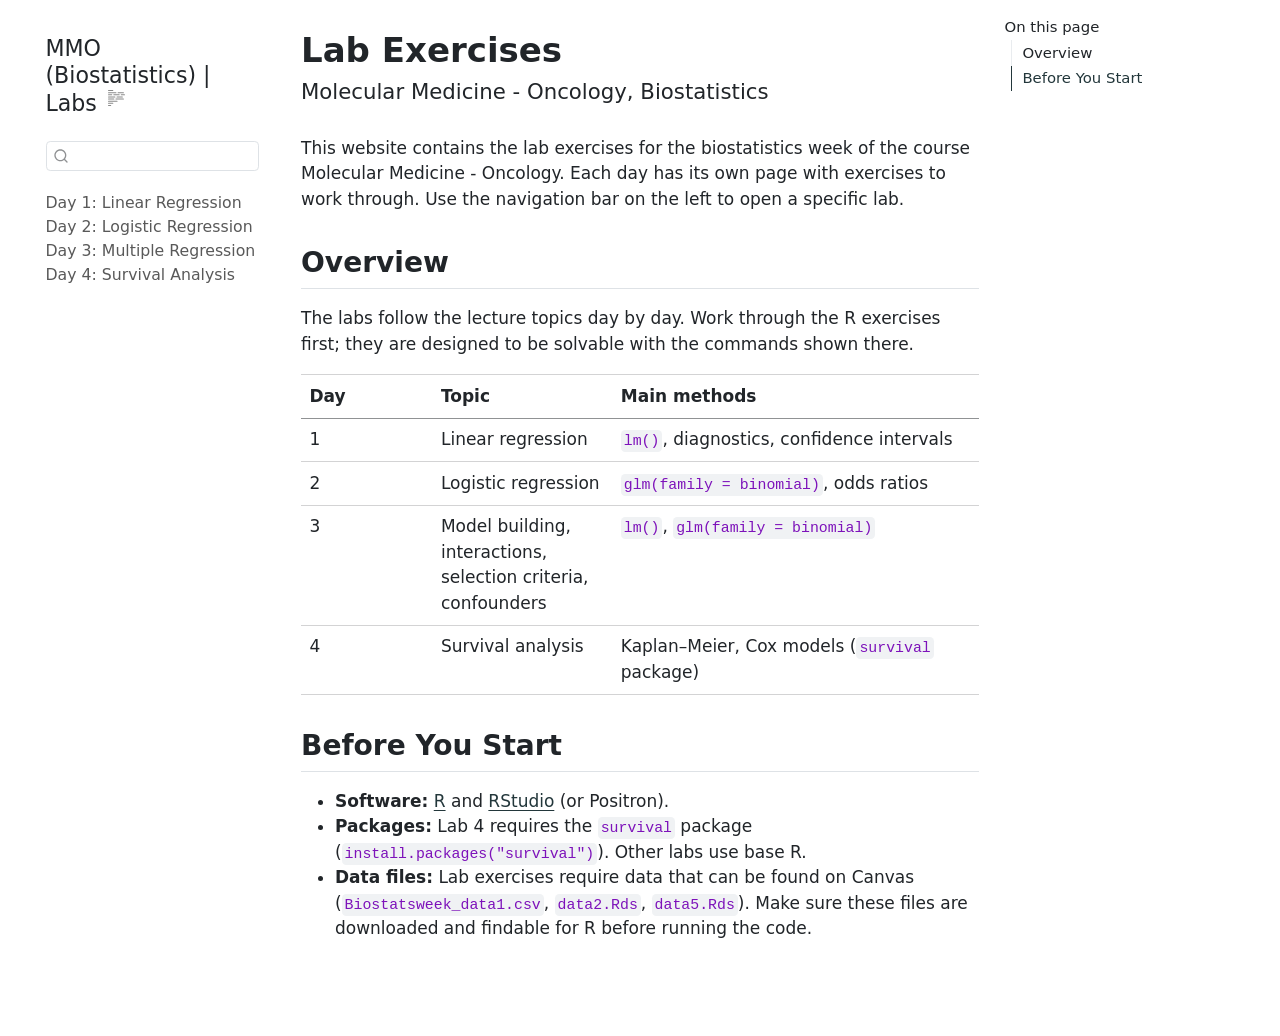
<file: index.html>
<!DOCTYPE html>
<html xmlns="http://www.w3.org/1999/xhtml" lang="en" xml:lang="en"><head>

<meta charset="utf-8">
<meta name="generator" content="quarto-1.9.38">

<meta name="viewport" content="width=device-width, initial-scale=1.0, user-scalable=yes">


<title>Lab Exercises – MMO (Biostatistics) | Labs</title>
<style>
/* Default styles provided by pandoc.
** See https://pandoc.org/MANUAL.html#variables-for-html for config info.
*/
code{white-space: pre-wrap;}
span.smallcaps{font-variant: small-caps;}
div.columns{display: flex; gap: min(4vw, 1.5em);}
div.column{flex: auto; overflow-x: auto;}
div.hanging-indent{margin-left: 1.5em; text-indent: -1.5em;}
ul.task-list{list-style: none;}
ul.task-list li input[type="checkbox"] {
  width: 0.8em;
  margin: 0 0.8em 0.2em -1em; /* quarto-specific, see https://github.com/quarto-dev/quarto-cli/issues/4556 */ 
  vertical-align: middle;
}
</style>


<script src="site_libs/quarto-nav/quarto-nav.js"></script>
<script src="site_libs/quarto-nav/headroom.min.js"></script>
<script src="site_libs/clipboard/clipboard.min.js"></script>
<script src="site_libs/quarto-search/autocomplete.umd.js"></script>
<script src="site_libs/quarto-search/fuse.min.js"></script>
<script src="site_libs/quarto-search/quarto-search.js"></script>
<meta name="quarto:offset" content="./">
<script src="site_libs/quarto-html/quarto.js" type="module"></script>
<script src="site_libs/quarto-html/tabsets/tabsets.js" type="module"></script>
<script src="site_libs/quarto-html/popper.min.js"></script>
<script src="site_libs/quarto-html/tippy.umd.min.js"></script>
<script src="site_libs/quarto-html/anchor.min.js"></script>
<link href="site_libs/quarto-html/tippy.css" rel="stylesheet">
<link href="site_libs/quarto-html/quarto-syntax-highlighting-de63f62b328812d8e578a4d74e282472.css" rel="stylesheet" id="quarto-text-highlighting-styles">
<script src="site_libs/bootstrap/bootstrap.min.js"></script>
<link href="site_libs/bootstrap/bootstrap-icons.css" rel="stylesheet">
<link href="site_libs/bootstrap/bootstrap-b6819cf686d0ea4d047cb8282094df92.min.css" rel="stylesheet" append-hash="true" id="quarto-bootstrap" data-mode="light">
<script id="quarto-search-options" type="application/json">{
  "location": "sidebar",
  "copy-button": false,
  "collapse-after": 3,
  "panel-placement": "start",
  "type": "textbox",
  "limit": 50,
  "keyboard-shortcut": [
    "f",
    "/",
    "s"
  ],
  "show-item-context": false,
  "language": {
    "search-no-results-text": "No results",
    "search-matching-documents-text": "matching documents",
    "search-copy-link-title": "Copy link to search",
    "search-hide-matches-text": "Hide additional matches",
    "search-more-match-text": "more match in this document",
    "search-more-matches-text": "more matches in this document",
    "search-clear-button-title": "Clear",
    "search-text-placeholder": "",
    "search-detached-cancel-button-title": "Cancel",
    "search-submit-button-title": "Submit",
    "search-label": "Search"
  }
}</script>


<link rel="stylesheet" href="styles.css">
</head>

<body class="nav-sidebar floating quarto-light">

<div id="quarto-search-results"></div>
  <header id="quarto-header" class="headroom fixed-top">
  <nav class="quarto-secondary-nav">
    <div class="container-fluid d-flex">
      <button type="button" class="quarto-btn-toggle btn" data-bs-toggle="collapse" role="button" data-bs-target=".quarto-sidebar-collapse-item" aria-controls="quarto-sidebar" aria-expanded="false" aria-label="Toggle sidebar navigation" onclick="if (window.quartoToggleHeadroom) { window.quartoToggleHeadroom(); }">
        <i class="bi bi-layout-text-sidebar-reverse"></i>
      </button>
        <nav class="quarto-page-breadcrumbs" aria-label="breadcrumb"><ol class="breadcrumb"><li class="breadcrumb-item">
      MMO (Biostatistics) | Labs
      </li></ol></nav>
        <a class="flex-grow-1" role="navigation" data-bs-toggle="collapse" data-bs-target=".quarto-sidebar-collapse-item" aria-controls="quarto-sidebar" aria-expanded="false" aria-label="Toggle sidebar navigation" onclick="if (window.quartoToggleHeadroom) { window.quartoToggleHeadroom(); }">      
        </a>
      <button type="button" class="btn quarto-search-button" aria-label="Search" onclick="window.quartoOpenSearch();">
        <i class="bi bi-search"></i>
      </button>
    </div>
  </nav>
</header>
<!-- content -->
<div id="quarto-content" class="quarto-container page-columns page-rows-contents page-layout-article">
<!-- sidebar -->
  <nav id="quarto-sidebar" class="sidebar collapse collapse-horizontal quarto-sidebar-collapse-item sidebar-navigation floating overflow-auto">
    <div class="pt-lg-2 mt-2 text-left sidebar-header">
    <div class="sidebar-title mb-0 py-0">
      <a href="./">MMO (Biostatistics) | Labs</a> 
        <div class="sidebar-tools-main">
  <a href="" class="quarto-reader-toggle quarto-navigation-tool px-1" onclick="window.quartoToggleReader(); return false;" title="Toggle reader mode">
  <div class="quarto-reader-toggle-btn">
  <i class="bi"></i>
  </div>
</a>
</div>
    </div>
      </div>
        <div class="mt-2 flex-shrink-0 align-items-center">
        <div class="sidebar-search">
        <div id="quarto-search" class="" title="Search"></div>
        </div>
        </div>
    <div class="sidebar-menu-container"> 
    <ul class="list-unstyled mt-1">
        <li class="sidebar-item">
  <div class="sidebar-item-container"> 
  <a href="./Biostatsweek_Lab1_ans.html" class="sidebar-item-text sidebar-link">
 <span class="menu-text">Day 1: Linear Regression</span></a>
  </div>
</li>
        <li class="sidebar-item">
  <div class="sidebar-item-container"> 
  <a href="./Biostatsweek_Lab2_ans.html" class="sidebar-item-text sidebar-link">
 <span class="menu-text">Day 2: Logistic Regression</span></a>
  </div>
</li>
        <li class="sidebar-item">
  <div class="sidebar-item-container"> 
  <a href="./Biostatsweek_Lab3_ans.html" class="sidebar-item-text sidebar-link">
 <span class="menu-text">Day 3: Multiple Regression</span></a>
  </div>
</li>
        <li class="sidebar-item">
  <div class="sidebar-item-container"> 
  <a href="./Biostatsweek_Lab5_ans.html" class="sidebar-item-text sidebar-link">
 <span class="menu-text">Day 4: Survival Analysis</span></a>
  </div>
</li>
    </ul>
    </div>
</nav>
<div id="quarto-sidebar-glass" class="quarto-sidebar-collapse-item" data-bs-toggle="collapse" data-bs-target=".quarto-sidebar-collapse-item"></div>
<!-- margin-sidebar -->
    <div id="quarto-margin-sidebar" class="sidebar margin-sidebar">
        <nav id="TOC" role="doc-toc" class="toc-active">
    <h2 id="toc-title">On this page</h2>
   
  <ul>
  <li><a href="#overview" id="toc-overview" class="nav-link active" data-scroll-target="#overview">Overview</a></li>
  <li><a href="#before-you-start" id="toc-before-you-start" class="nav-link" data-scroll-target="#before-you-start">Before You Start</a></li>
  </ul>
</nav>
    </div>
<!-- main -->
<main class="content" id="quarto-document-content">

<header id="title-block-header" class="quarto-title-block default">
<div class="quarto-title">
<h1 class="title">Lab Exercises</h1>
<p class="subtitle lead">Molecular Medicine - Oncology, Biostatistics</p>
</div>



<div class="quarto-title-meta">

    
  
    
  </div>
  


</header>


<p>This website contains the lab exercises for the biostatistics week of the course Molecular Medicine - Oncology. Each day has its own page with exercises to work through. Use the navigation bar on the left to open a specific lab.</p>
<section id="overview" class="level2">
<h2 class="anchored" data-anchor-id="overview">Overview</h2>
<p>The labs follow the lecture topics day by day. Work through the R exercises first; they are designed to be solvable with the commands shown there.</p>
<table class="caption-top table">
<colgroup>
<col style="width: 19%">
<col style="width: 26%">
<col style="width: 53%">
</colgroup>
<thead>
<tr class="header">
<th>Day</th>
<th>Topic</th>
<th>Main methods</th>
</tr>
</thead>
<tbody>
<tr class="odd">
<td>1</td>
<td>Linear regression</td>
<td><code>lm()</code>, diagnostics, confidence intervals</td>
</tr>
<tr class="even">
<td>2</td>
<td>Logistic regression</td>
<td><code>glm(family = binomial)</code>, odds ratios</td>
</tr>
<tr class="odd">
<td>3</td>
<td>Model building, interactions, selection criteria, confounders</td>
<td><code>lm()</code>, <code>glm(family = binomial)</code></td>
</tr>
<tr class="even">
<td>4</td>
<td>Survival analysis</td>
<td>Kaplan–Meier, Cox models (<code>survival</code> package)</td>
</tr>
</tbody>
</table>
</section>
<section id="before-you-start" class="level2">
<h2 class="anchored" data-anchor-id="before-you-start">Before You Start</h2>
<ul>
<li><strong>Software:</strong> <a href="https://www.r-project.org/">R</a> and <a href="https://posit.co/download/rstudio-desktop/">RStudio</a> (or Positron).</li>
<li><strong>Packages:</strong> Lab 4 requires the <code>survival</code> package (<code>install.packages("survival")</code>). Other labs use base R.</li>
<li><strong>Data files:</strong> Lab exercises require data that can be found on Canvas (<code>Biostatsweek_data1.csv</code>, <code>data2.Rds</code>, <code>data5.Rds</code>). Make sure these files are downloaded and findable for R before running the code.</li>
</ul>


</section>

</main> <!-- /main -->
<script id="quarto-html-after-body" type="application/javascript">
  window.document.addEventListener("DOMContentLoaded", function (event) {
    const icon = "";
    const anchorJS = new window.AnchorJS();
    anchorJS.options = {
      placement: 'right',
      icon: icon
    };
    anchorJS.add('.anchored');
    const isCodeAnnotation = (el) => {
      for (const clz of el.classList) {
        if (clz.startsWith('code-annotation-')) {                     
          return true;
        }
      }
      return false;
    }
    const onCopySuccess = function(e) {
      // button target
      const button = e.trigger;
      // don't keep focus
      button.blur();
      // flash "checked"
      button.classList.add('code-copy-button-checked');
      var currentTitle = button.getAttribute("title");
      button.setAttribute("title", "Copied!");
      let tooltip;
      if (window.bootstrap) {
        button.setAttribute("data-bs-toggle", "tooltip");
        button.setAttribute("data-bs-placement", "left");
        button.setAttribute("data-bs-title", "Copied!");
        tooltip = new bootstrap.Tooltip(button, 
          { trigger: "manual", 
            customClass: "code-copy-button-tooltip",
            offset: [0, -8]});
        tooltip.show();    
      }
      setTimeout(function() {
        if (tooltip) {
          tooltip.hide();
          button.removeAttribute("data-bs-title");
          button.removeAttribute("data-bs-toggle");
          button.removeAttribute("data-bs-placement");
        }
        button.setAttribute("title", currentTitle);
        button.classList.remove('code-copy-button-checked');
      }, 1000);
      // clear code selection
      e.clearSelection();
    }
    const getTextToCopy = function(trigger) {
      const outerScaffold = trigger.parentElement.cloneNode(true);
      const codeEl = outerScaffold.querySelector('code');
      for (const childEl of codeEl.children) {
        if (isCodeAnnotation(childEl)) {
          childEl.remove();
        }
      }
      return codeEl.innerText;
    }
    const clipboard = new window.ClipboardJS('.code-copy-button:not([data-in-quarto-modal])', {
      text: getTextToCopy
    });
    clipboard.on('success', onCopySuccess);
    if (window.document.getElementById('quarto-embedded-source-code-modal')) {
      const clipboardModal = new window.ClipboardJS('.code-copy-button[data-in-quarto-modal]', {
        text: getTextToCopy,
        container: window.document.getElementById('quarto-embedded-source-code-modal')
      });
      clipboardModal.on('success', onCopySuccess);
    }
      var localhostRegex = new RegExp(/^(?:http|https):\/\/localhost\:?[0-9]*\//);
      var mailtoRegex = new RegExp(/^mailto:/);
        var filterRegex = new RegExp("https:\/\/JeroenDMulder\.github\.io\/MMO\/");
      var isInternal = (href) => {
          return filterRegex.test(href) || localhostRegex.test(href) || mailtoRegex.test(href);
      }
      // Inspect non-navigation links and adorn them if external
     var links = window.document.querySelectorAll('a[href]:not(.nav-link):not(.navbar-brand):not(.toc-action):not(.sidebar-link):not(.sidebar-item-toggle):not(.pagination-link):not(.no-external):not([aria-hidden]):not(.dropdown-item):not(.quarto-navigation-tool):not(.about-link)');
      for (var i=0; i<links.length; i++) {
        const link = links[i];
        if (!isInternal(link.href)) {
          // undo the damage that might have been done by quarto-nav.js in the case of
          // links that we want to consider external
          if (link.dataset.originalHref !== undefined) {
            link.href = link.dataset.originalHref;
          }
        }
      }
    function tippyHover(el, contentFn, onTriggerFn, onUntriggerFn) {
      const config = {
        allowHTML: true,
        maxWidth: 500,
        delay: 100,
        arrow: false,
        appendTo: function(el) {
            return el.parentElement;
        },
        interactive: true,
        interactiveBorder: 10,
        theme: 'quarto',
        placement: 'bottom-start',
      };
      if (contentFn) {
        config.content = contentFn;
      }
      if (onTriggerFn) {
        config.onTrigger = onTriggerFn;
      }
      if (onUntriggerFn) {
        config.onUntrigger = onUntriggerFn;
      }
      window.tippy(el, config); 
    }
    const noterefs = window.document.querySelectorAll('a[role="doc-noteref"]');
    for (var i=0; i<noterefs.length; i++) {
      const ref = noterefs[i];
      tippyHover(ref, function() {
        // use id or data attribute instead here
        let href = ref.getAttribute('data-footnote-href') || ref.getAttribute('href');
        try { href = new URL(href).hash; } catch {}
        const id = href.replace(/^#\/?/, "");
        const note = window.document.getElementById(id);
        if (note) {
          return note.innerHTML;
        } else {
          return "";
        }
      });
    }
    const xrefs = window.document.querySelectorAll('a.quarto-xref');
    const processXRef = (id, note) => {
      // Strip column container classes
      const stripColumnClz = (el) => {
        el.classList.remove("page-full", "page-columns");
        if (el.children) {
          for (const child of el.children) {
            stripColumnClz(child);
          }
        }
      }
      stripColumnClz(note)
      if (id === null || id.startsWith('sec-')) {
        // Special case sections, only their first couple elements
        const container = document.createElement("div");
        if (note.children && note.children.length > 2) {
          container.appendChild(note.children[0].cloneNode(true));
          for (let i = 1; i < note.children.length; i++) {
            const child = note.children[i];
            if (child.tagName === "P" && child.innerText === "") {
              continue;
            } else {
              container.appendChild(child.cloneNode(true));
              break;
            }
          }
          if (window.Quarto?.typesetMath) {
            window.Quarto.typesetMath(container);
          }
          return container.innerHTML
        } else {
          if (window.Quarto?.typesetMath) {
            window.Quarto.typesetMath(note);
          }
          return note.innerHTML;
        }
      } else {
        // Remove any anchor links if they are present
        const anchorLink = note.querySelector('a.anchorjs-link');
        if (anchorLink) {
          anchorLink.remove();
        }
        if (window.Quarto?.typesetMath) {
          window.Quarto.typesetMath(note);
        }
        if (note.classList.contains("callout")) {
          return note.outerHTML;
        } else {
          return note.innerHTML;
        }
      }
    }
    for (var i=0; i<xrefs.length; i++) {
      const xref = xrefs[i];
      tippyHover(xref, undefined, function(instance) {
        instance.disable();
        let url = xref.getAttribute('href');
        let hash = undefined; 
        if (url.startsWith('#')) {
          hash = url;
        } else {
          try { hash = new URL(url).hash; } catch {}
        }
        if (hash) {
          const id = hash.replace(/^#\/?/, "");
          const note = window.document.getElementById(id);
          if (note !== null) {
            try {
              const html = processXRef(id, note.cloneNode(true));
              instance.setContent(html);
            } finally {
              instance.enable();
              instance.show();
            }
          } else {
            // See if we can fetch this
            fetch(url.split('#')[0])
            .then(res => res.text())
            .then(html => {
              const parser = new DOMParser();
              const htmlDoc = parser.parseFromString(html, "text/html");
              const note = htmlDoc.getElementById(id);
              if (note !== null) {
                const html = processXRef(id, note);
                instance.setContent(html);
              } 
            }).finally(() => {
              instance.enable();
              instance.show();
            });
          }
        } else {
          // See if we can fetch a full url (with no hash to target)
          // This is a special case and we should probably do some content thinning / targeting
          fetch(url)
          .then(res => res.text())
          .then(html => {
            const parser = new DOMParser();
            const htmlDoc = parser.parseFromString(html, "text/html");
            const note = htmlDoc.querySelector('main.content');
            if (note !== null) {
              // This should only happen for chapter cross references
              // (since there is no id in the URL)
              // remove the first header
              if (note.children.length > 0 && note.children[0].tagName === "HEADER") {
                note.children[0].remove();
              }
              const html = processXRef(null, note);
              instance.setContent(html);
            } 
          }).finally(() => {
            instance.enable();
            instance.show();
          });
        }
      }, function(instance) {
      });
    }
        let selectedAnnoteEl;
        const selectorForAnnotation = ( cell, annotation) => {
          let cellAttr = 'data-code-cell="' + cell + '"';
          let lineAttr = 'data-code-annotation="' +  annotation + '"';
          const selector = 'span[' + cellAttr + '][' + lineAttr + ']';
          return selector;
        }
        const selectCodeLines = (annoteEl) => {
          const doc = window.document;
          const targetCell = annoteEl.getAttribute("data-target-cell");
          const targetAnnotation = annoteEl.getAttribute("data-target-annotation");
          const annoteSpan = window.document.querySelector(selectorForAnnotation(targetCell, targetAnnotation));
          const lines = annoteSpan.getAttribute("data-code-lines").split(",");
          const lineIds = lines.map((line) => {
            return targetCell + "-" + line;
          })
          let top = null;
          let height = null;
          let parent = null;
          if (lineIds.length > 0) {
              //compute the position of the single el (top and bottom and make a div)
              const el = window.document.getElementById(lineIds[0]);
              top = el.offsetTop;
              height = el.offsetHeight;
              parent = el.parentElement.parentElement;
            if (lineIds.length > 1) {
              const lastEl = window.document.getElementById(lineIds[lineIds.length - 1]);
              const bottom = lastEl.offsetTop + lastEl.offsetHeight;
              height = bottom - top;
            }
            if (top !== null && height !== null && parent !== null) {
              // cook up a div (if necessary) and position it 
              let div = window.document.getElementById("code-annotation-line-highlight");
              if (div === null) {
                div = window.document.createElement("div");
                div.setAttribute("id", "code-annotation-line-highlight");
                div.style.position = 'absolute';
                parent.appendChild(div);
              }
              div.style.top = top - 2 + "px";
              div.style.height = height + 4 + "px";
              div.style.left = 0;
              let gutterDiv = window.document.getElementById("code-annotation-line-highlight-gutter");
              if (gutterDiv === null) {
                gutterDiv = window.document.createElement("div");
                gutterDiv.setAttribute("id", "code-annotation-line-highlight-gutter");
                gutterDiv.style.position = 'absolute';
                const codeCell = window.document.getElementById(targetCell);
                const gutter = codeCell.querySelector('.code-annotation-gutter');
                gutter.appendChild(gutterDiv);
              }
              gutterDiv.style.top = top - 2 + "px";
              gutterDiv.style.height = height + 4 + "px";
            }
            selectedAnnoteEl = annoteEl;
          }
        };
        const unselectCodeLines = () => {
          const elementsIds = ["code-annotation-line-highlight", "code-annotation-line-highlight-gutter"];
          elementsIds.forEach((elId) => {
            const div = window.document.getElementById(elId);
            if (div) {
              div.remove();
            }
          });
          selectedAnnoteEl = undefined;
        };
          // Handle positioning of the toggle
      window.addEventListener(
        "resize",
        throttle(() => {
          elRect = undefined;
          if (selectedAnnoteEl) {
            selectCodeLines(selectedAnnoteEl);
          }
        }, 10)
      );
      function throttle(fn, ms) {
      let throttle = false;
      let timer;
        return (...args) => {
          if(!throttle) { // first call gets through
              fn.apply(this, args);
              throttle = true;
          } else { // all the others get throttled
              if(timer) clearTimeout(timer); // cancel #2
              timer = setTimeout(() => {
                fn.apply(this, args);
                timer = throttle = false;
              }, ms);
          }
        };
      }
        // Attach click handler to the DT
        const annoteDls = window.document.querySelectorAll('dt[data-target-cell]');
        for (const annoteDlNode of annoteDls) {
          annoteDlNode.addEventListener('click', (event) => {
            const clickedEl = event.target;
            if (clickedEl !== selectedAnnoteEl) {
              unselectCodeLines();
              const activeEl = window.document.querySelector('dt[data-target-cell].code-annotation-active');
              if (activeEl) {
                activeEl.classList.remove('code-annotation-active');
              }
              selectCodeLines(clickedEl);
              clickedEl.classList.add('code-annotation-active');
            } else {
              // Unselect the line
              unselectCodeLines();
              clickedEl.classList.remove('code-annotation-active');
            }
          });
        }
    const findCites = (el) => {
      const parentEl = el.parentElement;
      if (parentEl) {
        const cites = parentEl.dataset.cites;
        if (cites) {
          return {
            el,
            cites: cites.split(' ')
          };
        } else {
          return findCites(el.parentElement)
        }
      } else {
        return undefined;
      }
    };
    var bibliorefs = window.document.querySelectorAll('a[role="doc-biblioref"]');
    for (var i=0; i<bibliorefs.length; i++) {
      const ref = bibliorefs[i];
      const citeInfo = findCites(ref);
      if (citeInfo) {
        tippyHover(citeInfo.el, function() {
          var popup = window.document.createElement('div');
          citeInfo.cites.forEach(function(cite) {
            var citeDiv = window.document.createElement('div');
            citeDiv.classList.add('hanging-indent');
            citeDiv.classList.add('csl-entry');
            var biblioDiv = window.document.getElementById('ref-' + cite);
            if (biblioDiv) {
              citeDiv.innerHTML = biblioDiv.innerHTML;
            }
            popup.appendChild(citeDiv);
          });
          return popup.innerHTML;
        });
      }
    }
  });
  </script>
</div> <!-- /content -->




</body></html>
</file>
<file: site_libs/quarto-html/tippy.css>
.tippy-box[data-animation=fade][data-state=hidden]{opacity:0}[data-tippy-root]{max-width:calc(100vw - 10px)}.tippy-box{position:relative;background-color:#333;color:#fff;border-radius:4px;font-size:14px;line-height:1.4;white-space:normal;outline:0;transition-property:transform,visibility,opacity}.tippy-box[data-placement^=top]>.tippy-arrow{bottom:0}.tippy-box[data-placement^=top]>.tippy-arrow:before{bottom:-7px;left:0;border-width:8px 8px 0;border-top-color:initial;transform-origin:center top}.tippy-box[data-placement^=bottom]>.tippy-arrow{top:0}.tippy-box[data-placement^=bottom]>.tippy-arrow:before{top:-7px;left:0;border-width:0 8px 8px;border-bottom-color:initial;transform-origin:center bottom}.tippy-box[data-placement^=left]>.tippy-arrow{right:0}.tippy-box[data-placement^=left]>.tippy-arrow:before{border-width:8px 0 8px 8px;border-left-color:initial;right:-7px;transform-origin:center left}.tippy-box[data-placement^=right]>.tippy-arrow{left:0}.tippy-box[data-placement^=right]>.tippy-arrow:before{left:-7px;border-width:8px 8px 8px 0;border-right-color:initial;transform-origin:center right}.tippy-box[data-inertia][data-state=visible]{transition-timing-function:cubic-bezier(.54,1.5,.38,1.11)}.tippy-arrow{width:16px;height:16px;color:#333}.tippy-arrow:before{content:"";position:absolute;border-color:transparent;border-style:solid}.tippy-content{position:relative;padding:5px 9px;z-index:1}
</file>
<file: site_libs/quarto-html/quarto-syntax-highlighting-de63f62b328812d8e578a4d74e282472.css>
/* quarto syntax highlight colors */
:root {
  --quarto-hl-al-color: #ff5555;
  --quarto-hl-an-color: #6a737d;
  --quarto-hl-at-color: #d73a49;
  --quarto-hl-bn-color: #005cc5;
  --quarto-hl-bu-color: #d73a49;
  --quarto-hl-ch-color: #032f62;
  --quarto-hl-co-color: #6a737d;
  --quarto-hl-cv-color: #6a737d;
  --quarto-hl-cn-color: #005cc5;
  --quarto-hl-cf-color: #d73a49;
  --quarto-hl-dt-color: #d73a49;
  --quarto-hl-dv-color: #005cc5;
  --quarto-hl-do-color: #6a737d;
  --quarto-hl-er-color: #ff5555;
  --quarto-hl-ex-color: #d73a49;
  --quarto-hl-fl-color: #005cc5;
  --quarto-hl-fu-color: #6f42c1;
  --quarto-hl-im-color: #032f62;
  --quarto-hl-in-color: #6a737d;
  --quarto-hl-kw-color: #d73a49;
  --quarto-hl-op-color: #24292e;
  --quarto-hl-pp-color: #d73a49;
  --quarto-hl-re-color: #6a737d;
  --quarto-hl-sc-color: #005cc5;
  --quarto-hl-ss-color: #032f62;
  --quarto-hl-st-color: #032f62;
  --quarto-hl-va-color: #e36209;
  --quarto-hl-vs-color: #032f62;
  --quarto-hl-wa-color: #ff5555;
}

/* other quarto variables */
:root {
  --quarto-font-monospace: SFMono-Regular, Menlo, Monaco, Consolas, "Liberation Mono", "Courier New", monospace;
}

/* syntax highlight based on Pandoc's rules */
pre > code.sourceCode > span {
  color: #24292e;
}

code.sourceCode > span {
  color: #24292e;
}

div.sourceCode,
div.sourceCode pre.sourceCode {
  color: #24292e;
}

/* Normal */
code span {
  color: #24292e;
}

/* Alert */
code span.al {
  font-weight: bold;
  color: #ff5555;
}

/* Annotation */
code span.an {
  color: #6a737d;
}

/* Attribute */
code span.at {
  color: #d73a49;
}

/* BaseN */
code span.bn {
  color: #005cc5;
}

/* BuiltIn */
code span.bu {
  color: #d73a49;
}

/* ControlFlow */
code span.cf {
  color: #d73a49;
}

/* Char */
code span.ch {
  color: #032f62;
}

/* Constant */
code span.cn {
  color: #005cc5;
}

/* Comment */
code span.co {
  color: #6a737d;
}

/* CommentVar */
code span.cv {
  color: #6a737d;
}

/* Documentation */
code span.do {
  color: #6a737d;
}

/* DataType */
code span.dt {
  color: #d73a49;
}

/* DecVal */
code span.dv {
  color: #005cc5;
}

/* Error */
code span.er {
  color: #ff5555;
  text-decoration: underline;
}

/* Extension */
code span.ex {
  font-weight: bold;
  color: #d73a49;
}

/* Float */
code span.fl {
  color: #005cc5;
}

/* Function */
code span.fu {
  color: #6f42c1;
}

/* Import */
code span.im {
  color: #032f62;
}

/* Information */
code span.in {
  color: #6a737d;
}

/* Keyword */
code span.kw {
  color: #d73a49;
}

/* Operator */
code span.op {
  color: #24292e;
}

/* Preprocessor */
code span.pp {
  color: #d73a49;
}

/* RegionMarker */
code span.re {
  color: #6a737d;
}

/* SpecialChar */
code span.sc {
  color: #005cc5;
}

/* SpecialString */
code span.ss {
  color: #032f62;
}

/* String */
code span.st {
  color: #032f62;
}

/* Variable */
code span.va {
  color: #e36209;
}

/* VerbatimString */
code span.vs {
  color: #032f62;
}

/* Warning */
code span.wa {
  color: #ff5555;
}

.prevent-inlining {
  content: "</";
}

/*# sourceMappingURL=e073dde7d9be180d5cbafa952671d6f8.css.map */
</file>
<file: styles.css>
/* Answer callouts: no custom icon (icons disabled via callout-icon: false) */
</file>
<file: docs/site_libs/quarto-html/tippy.css>
.tippy-box[data-animation=fade][data-state=hidden]{opacity:0}[data-tippy-root]{max-width:calc(100vw - 10px)}.tippy-box{position:relative;background-color:#333;color:#fff;border-radius:4px;font-size:14px;line-height:1.4;white-space:normal;outline:0;transition-property:transform,visibility,opacity}.tippy-box[data-placement^=top]>.tippy-arrow{bottom:0}.tippy-box[data-placement^=top]>.tippy-arrow:before{bottom:-7px;left:0;border-width:8px 8px 0;border-top-color:initial;transform-origin:center top}.tippy-box[data-placement^=bottom]>.tippy-arrow{top:0}.tippy-box[data-placement^=bottom]>.tippy-arrow:before{top:-7px;left:0;border-width:0 8px 8px;border-bottom-color:initial;transform-origin:center bottom}.tippy-box[data-placement^=left]>.tippy-arrow{right:0}.tippy-box[data-placement^=left]>.tippy-arrow:before{border-width:8px 0 8px 8px;border-left-color:initial;right:-7px;transform-origin:center left}.tippy-box[data-placement^=right]>.tippy-arrow{left:0}.tippy-box[data-placement^=right]>.tippy-arrow:before{left:-7px;border-width:8px 8px 8px 0;border-right-color:initial;transform-origin:center right}.tippy-box[data-inertia][data-state=visible]{transition-timing-function:cubic-bezier(.54,1.5,.38,1.11)}.tippy-arrow{width:16px;height:16px;color:#333}.tippy-arrow:before{content:"";position:absolute;border-color:transparent;border-style:solid}.tippy-content{position:relative;padding:5px 9px;z-index:1}
</file>
<file: docs/site_libs/quarto-html/quarto-syntax-highlighting-de63f62b328812d8e578a4d74e282472.css>
/* quarto syntax highlight colors */
:root {
  --quarto-hl-al-color: #ff5555;
  --quarto-hl-an-color: #6a737d;
  --quarto-hl-at-color: #d73a49;
  --quarto-hl-bn-color: #005cc5;
  --quarto-hl-bu-color: #d73a49;
  --quarto-hl-ch-color: #032f62;
  --quarto-hl-co-color: #6a737d;
  --quarto-hl-cv-color: #6a737d;
  --quarto-hl-cn-color: #005cc5;
  --quarto-hl-cf-color: #d73a49;
  --quarto-hl-dt-color: #d73a49;
  --quarto-hl-dv-color: #005cc5;
  --quarto-hl-do-color: #6a737d;
  --quarto-hl-er-color: #ff5555;
  --quarto-hl-ex-color: #d73a49;
  --quarto-hl-fl-color: #005cc5;
  --quarto-hl-fu-color: #6f42c1;
  --quarto-hl-im-color: #032f62;
  --quarto-hl-in-color: #6a737d;
  --quarto-hl-kw-color: #d73a49;
  --quarto-hl-op-color: #24292e;
  --quarto-hl-pp-color: #d73a49;
  --quarto-hl-re-color: #6a737d;
  --quarto-hl-sc-color: #005cc5;
  --quarto-hl-ss-color: #032f62;
  --quarto-hl-st-color: #032f62;
  --quarto-hl-va-color: #e36209;
  --quarto-hl-vs-color: #032f62;
  --quarto-hl-wa-color: #ff5555;
}

/* other quarto variables */
:root {
  --quarto-font-monospace: SFMono-Regular, Menlo, Monaco, Consolas, "Liberation Mono", "Courier New", monospace;
}

/* syntax highlight based on Pandoc's rules */
pre > code.sourceCode > span {
  color: #24292e;
}

code.sourceCode > span {
  color: #24292e;
}

div.sourceCode,
div.sourceCode pre.sourceCode {
  color: #24292e;
}

/* Normal */
code span {
  color: #24292e;
}

/* Alert */
code span.al {
  font-weight: bold;
  color: #ff5555;
}

/* Annotation */
code span.an {
  color: #6a737d;
}

/* Attribute */
code span.at {
  color: #d73a49;
}

/* BaseN */
code span.bn {
  color: #005cc5;
}

/* BuiltIn */
code span.bu {
  color: #d73a49;
}

/* ControlFlow */
code span.cf {
  color: #d73a49;
}

/* Char */
code span.ch {
  color: #032f62;
}

/* Constant */
code span.cn {
  color: #005cc5;
}

/* Comment */
code span.co {
  color: #6a737d;
}

/* CommentVar */
code span.cv {
  color: #6a737d;
}

/* Documentation */
code span.do {
  color: #6a737d;
}

/* DataType */
code span.dt {
  color: #d73a49;
}

/* DecVal */
code span.dv {
  color: #005cc5;
}

/* Error */
code span.er {
  color: #ff5555;
  text-decoration: underline;
}

/* Extension */
code span.ex {
  font-weight: bold;
  color: #d73a49;
}

/* Float */
code span.fl {
  color: #005cc5;
}

/* Function */
code span.fu {
  color: #6f42c1;
}

/* Import */
code span.im {
  color: #032f62;
}

/* Information */
code span.in {
  color: #6a737d;
}

/* Keyword */
code span.kw {
  color: #d73a49;
}

/* Operator */
code span.op {
  color: #24292e;
}

/* Preprocessor */
code span.pp {
  color: #d73a49;
}

/* RegionMarker */
code span.re {
  color: #6a737d;
}

/* SpecialChar */
code span.sc {
  color: #005cc5;
}

/* SpecialString */
code span.ss {
  color: #032f62;
}

/* String */
code span.st {
  color: #032f62;
}

/* Variable */
code span.va {
  color: #e36209;
}

/* VerbatimString */
code span.vs {
  color: #032f62;
}

/* Warning */
code span.wa {
  color: #ff5555;
}

.prevent-inlining {
  content: "</";
}

/*# sourceMappingURL=e073dde7d9be180d5cbafa952671d6f8.css.map */
</file>
<file: docs/styles.css>
/* Answer callouts: no custom icon (icons disabled via callout-icon: false) */
</file>
